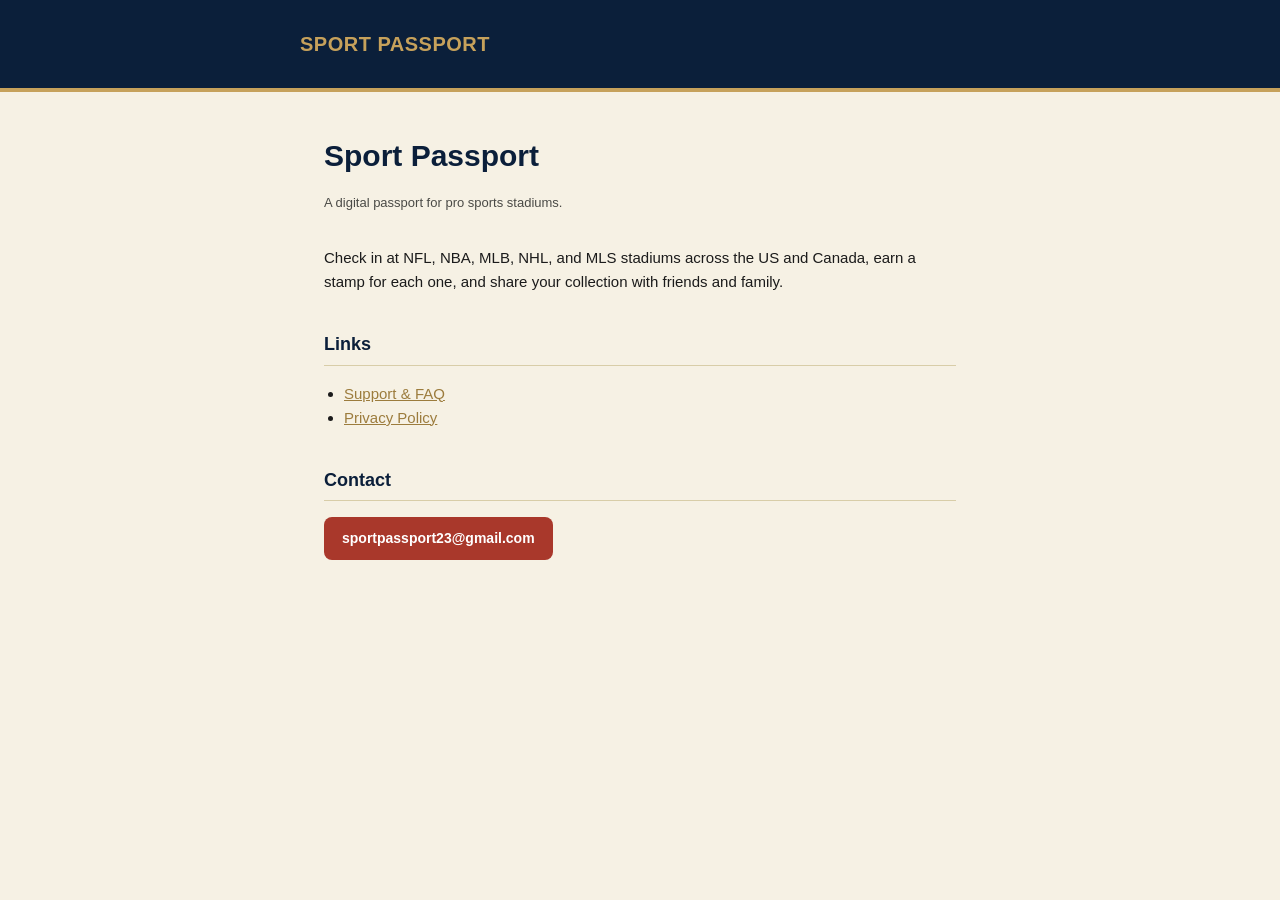
<file: index.html>
<!DOCTYPE html>
<html lang="en">
<head>
<meta charset="UTF-8">
<meta name="viewport" content="width=device-width, initial-scale=1.0">
<title>Sport Passport</title>
<link rel="stylesheet" href="style.css">
</head>
<body>
<header>
  <div class="wrap">
    <span class="mark">SPORT PASSPORT</span>
  </div>
</header>
<main>
  <h1>Sport Passport</h1>
  <p class="updated">A digital passport for pro sports stadiums.</p>
  <p>Check in at NFL, NBA, MLB, NHL, and MLS stadiums across the US and
  Canada, earn a stamp for each one, and share your collection with friends
  and family.</p>

  <h2>Links</h2>
  <ul>
    <li><a href="support.html">Support &amp; FAQ</a></li>
    <li><a href="privacy.html">Privacy Policy</a></li>
  </ul>

  <h2>Contact</h2>
  <a class="contact" href="mailto:sportpassport23@gmail.com">sportpassport23@gmail.com</a>
</main>
</body>
</html>
</file>
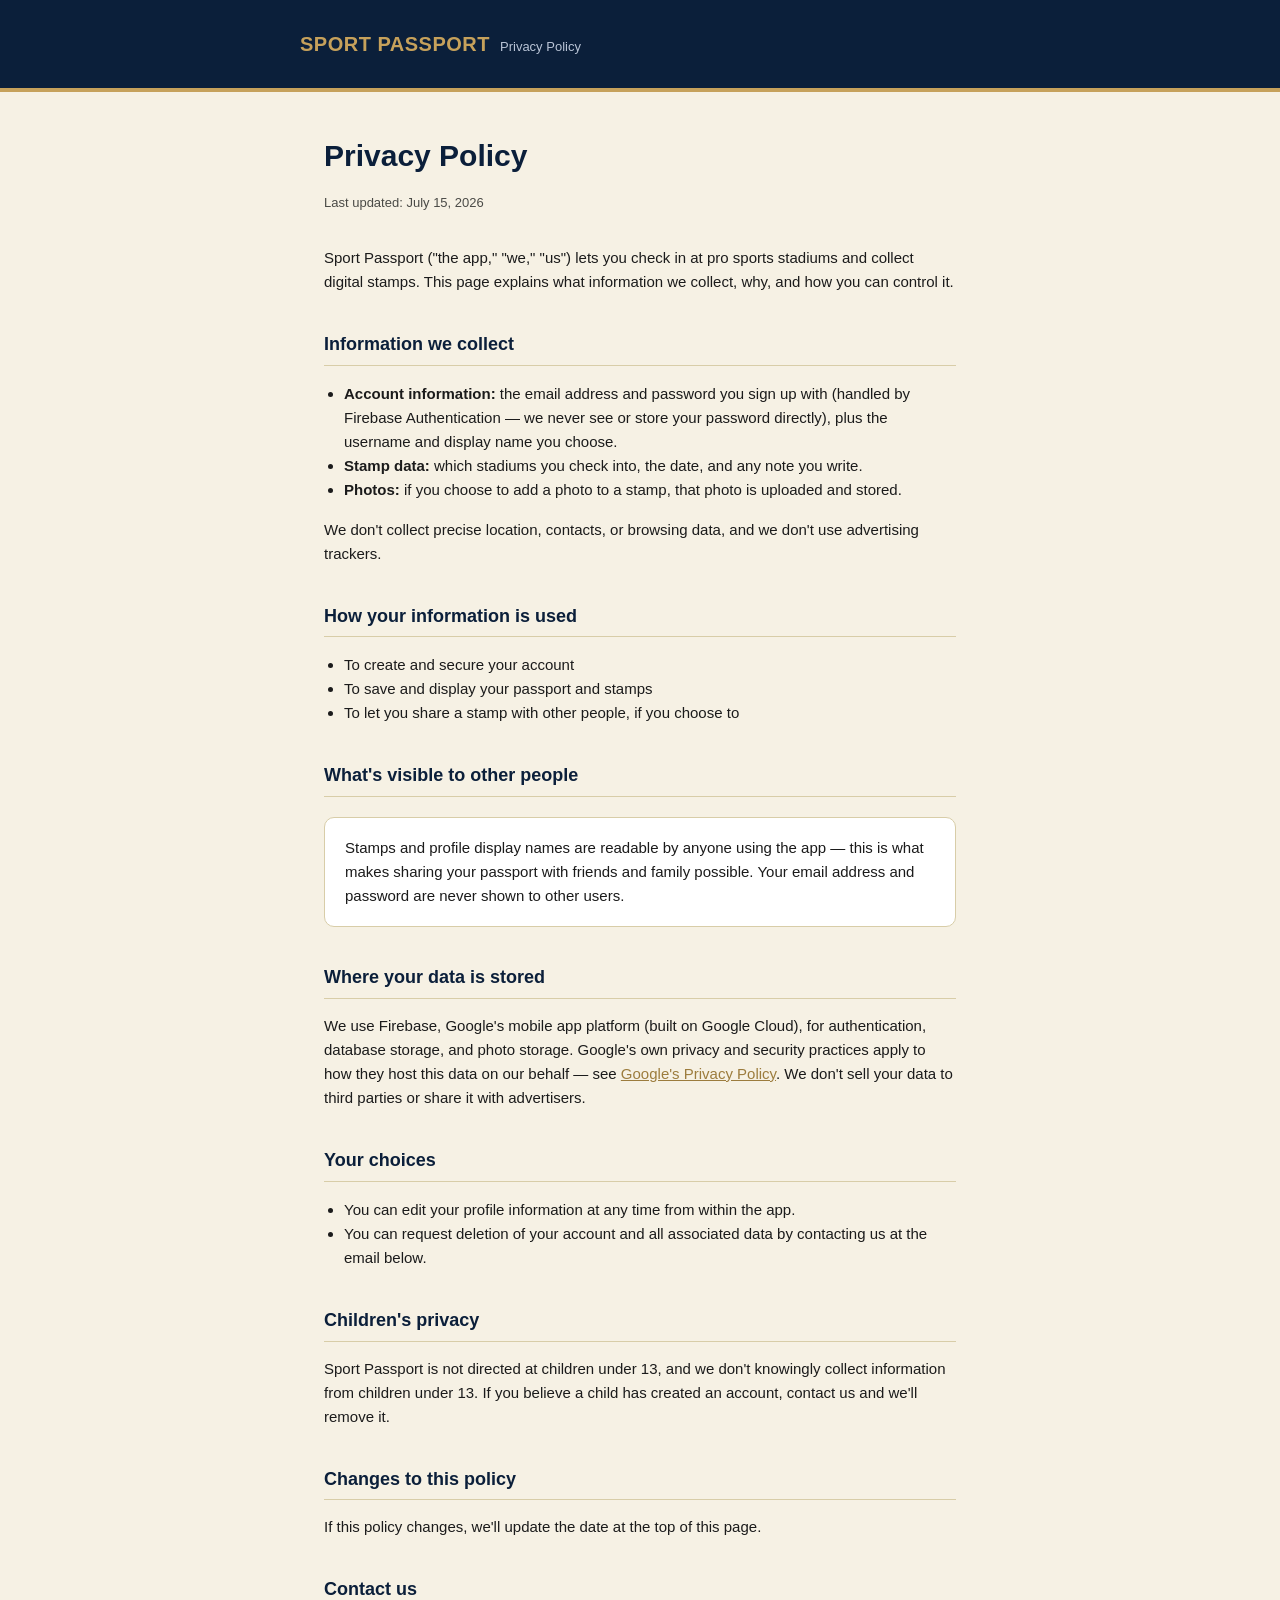
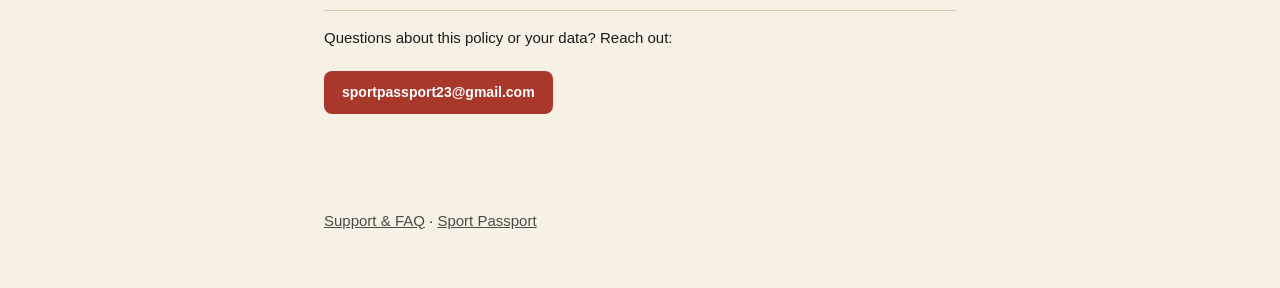
<file: privacy.html>
<!DOCTYPE html>
<html lang="en">
<head>
<meta charset="UTF-8">
<meta name="viewport" content="width=device-width, initial-scale=1.0">
<title>Privacy Policy — Sport Passport</title>
<link rel="stylesheet" href="style.css">
</head>
<body>
<header>
  <div class="wrap">
    <span class="mark">SPORT PASSPORT</span>
    <span class="tag">Privacy Policy</span>
  </div>
</header>
<main>
  <h1>Privacy Policy</h1>
  <p class="updated">Last updated: July 15, 2026</p>

  <p>Sport Passport ("the app," "we," "us") lets you check in at pro sports
  stadiums and collect digital stamps. This page explains what information
  we collect, why, and how you can control it.</p>

  <h2>Information we collect</h2>
  <ul>
    <li><strong>Account information:</strong> the email address and password
      you sign up with (handled by Firebase Authentication — we never see
      or store your password directly), plus the username and display name
      you choose.</li>
    <li><strong>Stamp data:</strong> which stadiums you check into, the
      date, and any note you write.</li>
    <li><strong>Photos:</strong> if you choose to add a photo to a stamp,
      that photo is uploaded and stored.</li>
  </ul>
  <p>We don't collect precise location, contacts, or browsing data, and we
  don't use advertising trackers.</p>

  <h2>How your information is used</h2>
  <ul>
    <li>To create and secure your account</li>
    <li>To save and display your passport and stamps</li>
    <li>To let you share a stamp with other people, if you choose to</li>
  </ul>

  <h2>What's visible to other people</h2>
  <div class="card">
    <p style="margin:0">Stamps and profile display names are readable by
    anyone using the app — this is what makes sharing your passport with
    friends and family possible. Your email address and password are never
    shown to other users.</p>
  </div>

  <h2>Where your data is stored</h2>
  <p>We use Firebase, Google's mobile app platform (built on Google Cloud),
  for authentication, database storage, and photo storage. Google's own
  privacy and security practices apply to how they host this data on our
  behalf — see
  <a href="https://policies.google.com/privacy" target="_blank" rel="noopener">Google's Privacy Policy</a>.
  We don't sell your data to third parties or share it with advertisers.</p>

  <h2>Your choices</h2>
  <ul>
    <li>You can edit your profile information at any time from within the app.</li>
    <li>You can request deletion of your account and all associated data
      by contacting us at the email below.</li>
  </ul>

  <h2>Children's privacy</h2>
  <p>Sport Passport is not directed at children under 13, and we don't
  knowingly collect information from children under 13. If you believe a
  child has created an account, contact us and we'll remove it.</p>

  <h2>Changes to this policy</h2>
  <p>If this policy changes, we'll update the date at the top of this page.</p>

  <h2>Contact us</h2>
  <p>Questions about this policy or your data? Reach out:</p>
  <a class="contact" href="mailto:sportpassport23@gmail.com">sportpassport23@gmail.com</a>
</main>
<footer>
  <p><a href="support.html">Support &amp; FAQ</a> · <a href="index.html">Sport Passport</a></p>
</footer>
</body>
</html>
</file>
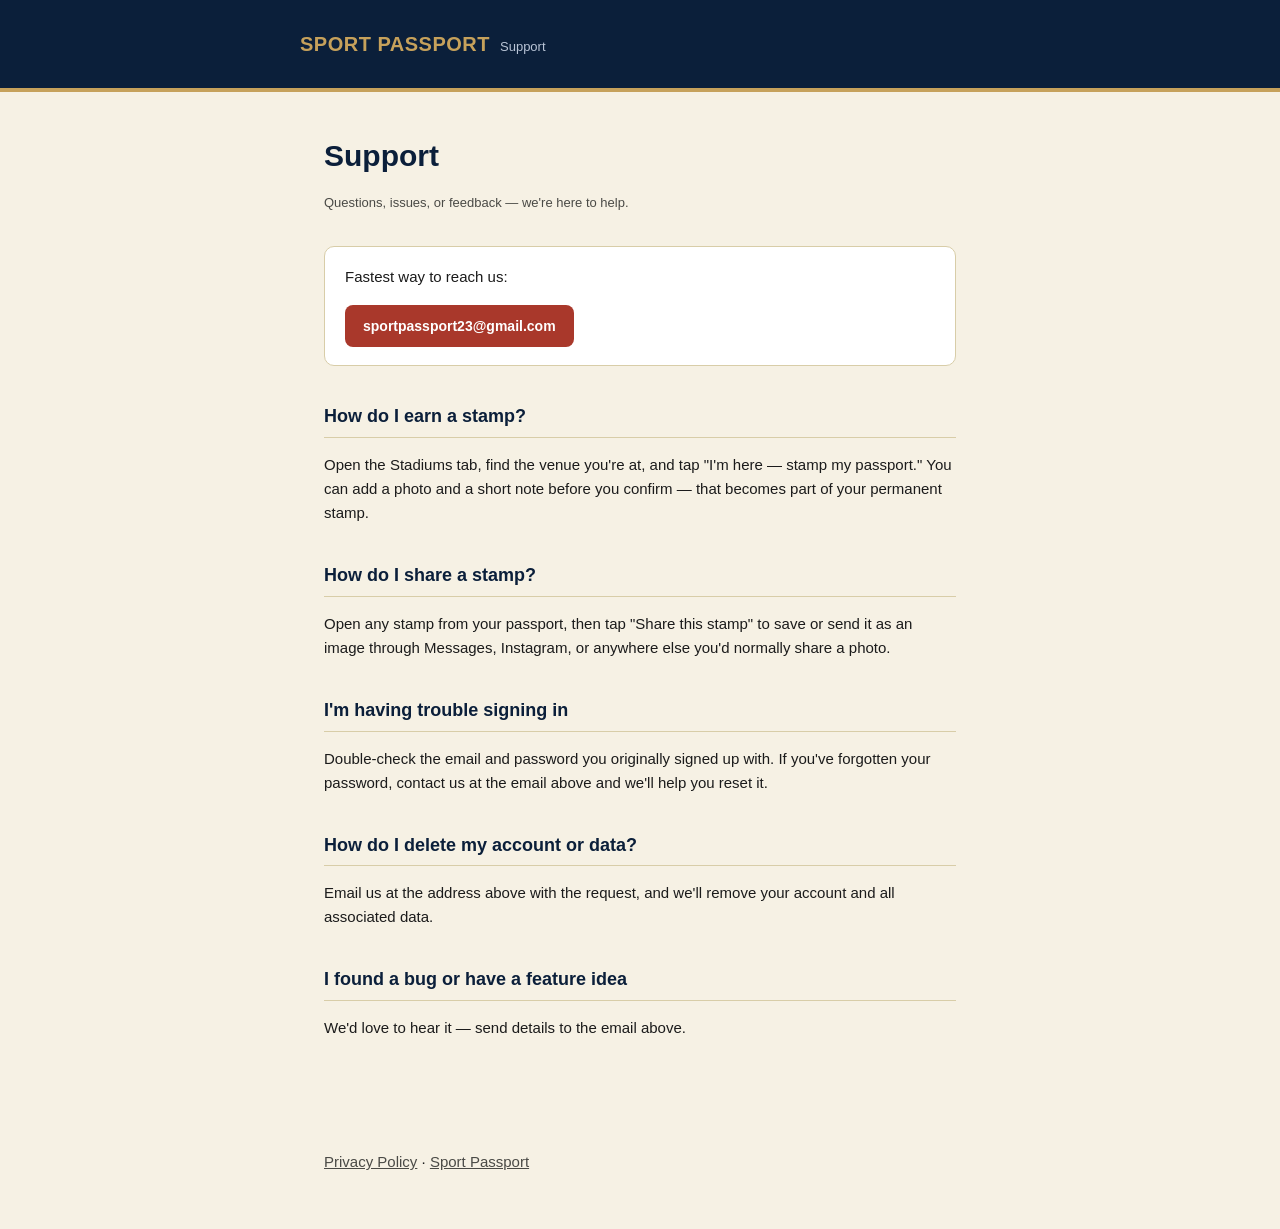
<file: support.html>
<!DOCTYPE html>
<html lang="en">
<head>
<meta charset="UTF-8">
<meta name="viewport" content="width=device-width, initial-scale=1.0">
<title>Support — Sport Passport</title>
<link rel="stylesheet" href="style.css">
</head>
<body>
<header>
  <div class="wrap">
    <span class="mark">SPORT PASSPORT</span>
    <span class="tag">Support</span>
  </div>
</header>
<main>
  <h1>Support</h1>
  <p class="updated">Questions, issues, or feedback — we're here to help.</p>

  <div class="card">
    <p style="margin:0 0 10px">Fastest way to reach us:</p>
    <a class="contact" href="mailto:sportpassport23@gmail.com">sportpassport23@gmail.com</a>
  </div>

  <h2>How do I earn a stamp?</h2>
  <p>Open the Stadiums tab, find the venue you're at, and tap "I'm here —
  stamp my passport." You can add a photo and a short note before you
  confirm — that becomes part of your permanent stamp.</p>

  <h2>How do I share a stamp?</h2>
  <p>Open any stamp from your passport, then tap "Share this stamp" to save
  or send it as an image through Messages, Instagram, or anywhere else you'd
  normally share a photo.</p>

  <h2>I'm having trouble signing in</h2>
  <p>Double-check the email and password you originally signed up with. If
  you've forgotten your password, contact us at the email above and we'll
  help you reset it.</p>

  <h2>How do I delete my account or data?</h2>
  <p>Email us at the address above with the request, and we'll remove your
  account and all associated data.</p>

  <h2>I found a bug or have a feature idea</h2>
  <p>We'd love to hear it — send details to the email above.</p>
</main>
<footer>
  <p><a href="privacy.html">Privacy Policy</a> · <a href="index.html">Sport Passport</a></p>
</footer>
</body>
</html>
</file>
<file: style.css>
:root {
  --cover: #0B1F3A;
  --paper: #F6F1E4;
  --gold: #C6A15B;
  --gold-deep: #9C7C3D;
  --ink: #1B1B1B;
  --ink-soft: #4A4A46;
  --stamp: #A9382B;
  --border: #D8CDA8;
}

* { box-sizing: border-box; }

body {
  margin: 0;
  background: var(--paper);
  color: var(--ink);
  font-family: -apple-system, BlinkMacSystemFont, "Segoe UI", Helvetica, Arial, sans-serif;
  line-height: 1.6;
}

header {
  background: var(--cover);
  padding: 28px 24px;
  border-bottom: 4px solid var(--gold);
}

header .wrap {
  max-width: 680px;
  margin: 0 auto;
  display: flex;
  align-items: baseline;
  gap: 10px;
}

header .mark {
  color: var(--gold);
  font-weight: 800;
  font-size: 20px;
  letter-spacing: 0.5px;
}

header .tag {
  color: #B9C4D6;
  font-size: 13px;
}

main {
  max-width: 680px;
  margin: 0 auto;
  padding: 40px 24px 80px;
}

h1 {
  font-size: 30px;
  margin: 0 0 6px;
  color: var(--cover);
}

.updated {
  color: var(--ink-soft);
  font-size: 13px;
  margin-bottom: 32px;
}

h2 {
  font-size: 18px;
  color: var(--cover);
  margin-top: 36px;
  margin-bottom: 10px;
  border-bottom: 1px solid var(--border);
  padding-bottom: 6px;
}

p, li {
  font-size: 15px;
  color: var(--ink);
}

ul {
  padding-left: 20px;
}

a {
  color: var(--gold-deep);
}

.card {
  background: #fff;
  border: 1px solid var(--border);
  border-radius: 10px;
  padding: 18px 20px;
  margin: 20px 0;
}

.contact {
  display: inline-block;
  margin-top: 6px;
  padding: 10px 18px;
  background: var(--stamp);
  color: #fff;
  text-decoration: none;
  border-radius: 8px;
  font-weight: 600;
  font-size: 14px;
}

footer {
  max-width: 680px;
  margin: 0 auto;
  padding: 0 24px 40px;
  color: var(--ink-soft);
  font-size: 13px;
}

footer a { color: var(--ink-soft); }
</file>
